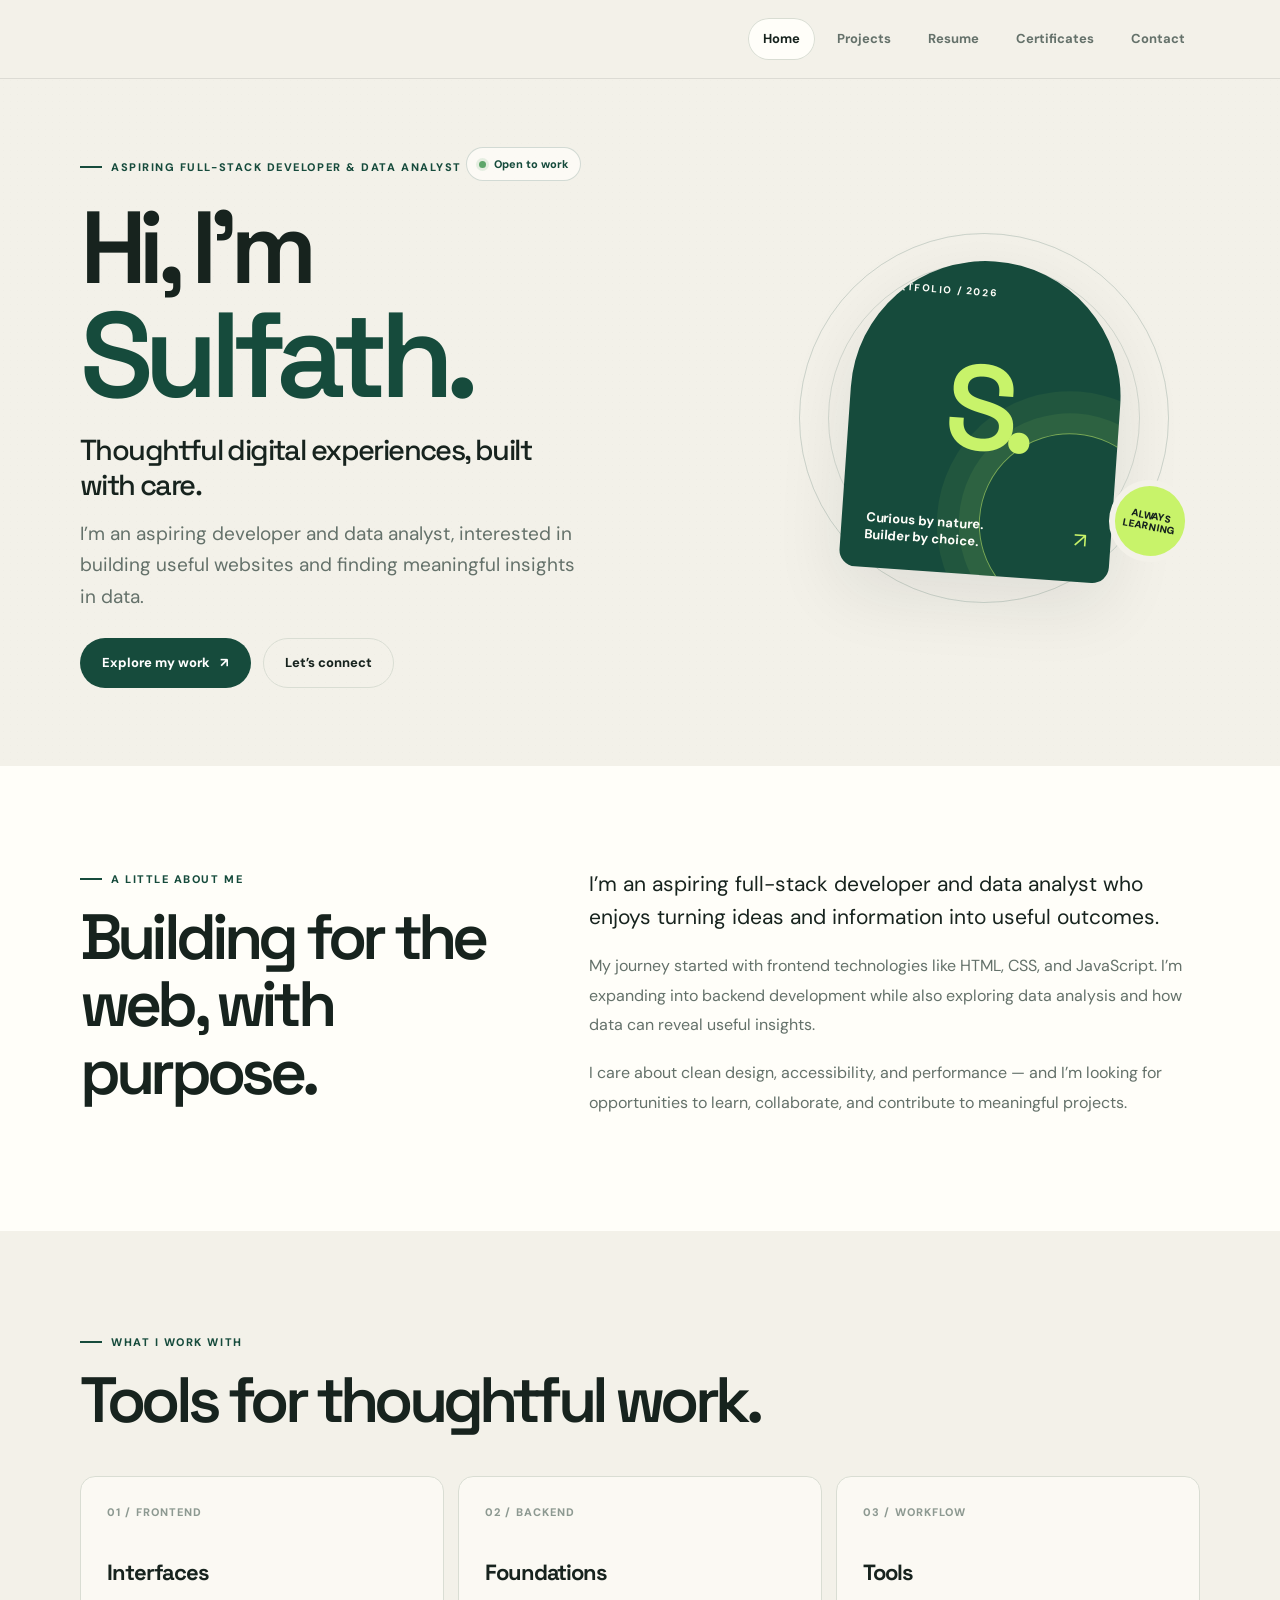
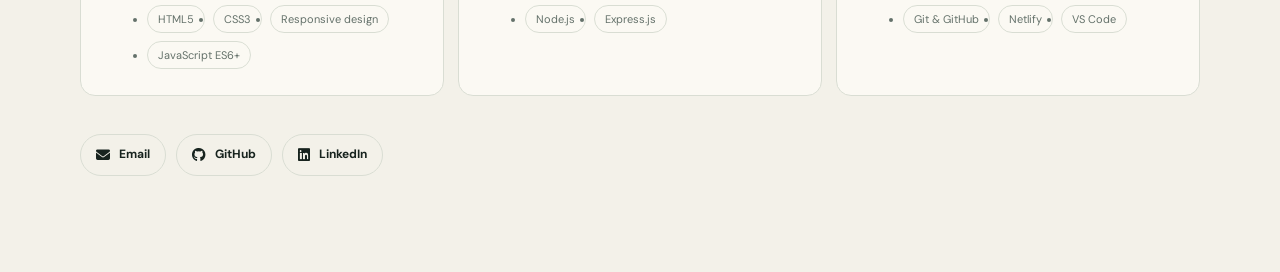
<file: index.html>
<!DOCTYPE html>
<html lang="en">
<head>
  <meta charset="UTF-8" />
  <meta name="viewport" content="width=device-width, initial-scale=1" />
  <title>Sulfath — Developer & Data Analyst</title>
  <meta name="description" content="Sulfath — aspiring full-stack developer and data analyst. Explore projects, skills, and contact." />
  <link rel="stylesheet" href="style.css" />
  <link rel="stylesheet" href="https://cdnjs.cloudflare.com/ajax/libs/font-awesome/6.5.0/css/all.min.css">
  <link rel="preconnect" href="https://fonts.googleapis.com" />
  <link rel="preconnect" href="https://fonts.gstatic.com" crossorigin />
  <link href="https://fonts.googleapis.com/css2?family=DM+Sans:wght@400;500;600;700;800&family=Space+Grotesk:wght@400;500;600;700&display=swap" rel="stylesheet" />
</head>
<body>
 
  <a class="skip-link" href="#main">Skip to content</a>

  
  <header class="site-header">
    <nav class="nav container" aria-label="Primary">
      <button class="nav-toggle" type="button" aria-label="Open navigation menu" aria-expanded="false" aria-controls="nav-menu">
        <span class="hamburger"></span>
      </button>
      <ul id="nav-menu" class="nav-menu">
        <li><a href="index.html">Home</a></li>
        <li><a href="project.html">Projects</a></li>
        <li><a href="resume.html">Resume</a></li>
        <li><a href="certifications.html">Certificates</a></li>
        <li><a href="contact.html">Contact</a></li>
      </ul>
    </nav>
  </header>

  <main id="main">
    <section id="hero" class="hero">
      <div class="container hero-inner">
        <div class="hero-copy">
          <p class="eyebrow fade-in">Aspiring full-stack developer & data analyst</p>
          <span class="availability-pill"><span aria-hidden="true"></span> Open to work</span>
          <h1 class="fade-in">Hi, I’m <span class="hero-name">Sulfath.</span></h1>
          <h2 class="hero-tagline">Thoughtful digital experiences, built with care.</h2>
          <p class="fade-in delay">I’m an aspiring developer and data analyst, interested in building useful websites and finding meaningful insights in data.</p>
          <div class="hero-buttons fade-in delay2">
            <a href="project.html" class="btn primary">Explore my work <span aria-hidden="true">↗</span></a>
            <a href="contact.html" class="btn outline">Let’s connect</a>
          </div>
        </div>
        <div class="hero-visual" aria-label="Sulfath P C, aspiring full-stack developer and data analyst" role="img">
          <div class="visual-orbit"></div>
          <div class="visual-core">
            <span class="visual-label">Portfolio / 2026</span>
            <span class="visual-monogram">S.</span>
            <div class="visual-bottom"><strong>Curious by nature.<br>Builder by choice.</strong><span>↗</span></div>
          </div>
          <div class="visual-sticker">Always<br>learning</div>
        </div>
      </div>
    </section>

    <section id="about" class="section">
      <div class="container about-layout">
        <div class="section-heading">
          <p class="eyebrow">A little about me</p>
          <h2>Building for the web, with purpose.</h2>
        </div>
        <div class="about-copy">
          <p>I’m an aspiring full-stack developer and data analyst who enjoys turning ideas and information into useful outcomes.</p>
          <p>My journey started with frontend technologies like HTML, CSS, and JavaScript. I’m expanding into backend development while also exploring data analysis and how data can reveal useful insights.</p>
          <p>I care about clean design, accessibility, and performance — and I’m looking for opportunities to learn, collaborate, and contribute to meaningful projects.</p>
        </div>
      </div>
    </section>

    <section id="skills" class="section">
      <div class="container">
        <div class="section-heading">
          <p class="eyebrow">What I work with</p>
          <h2>Tools for thoughtful work.</h2>
        </div>
        <div class="skills-grid">
          <div class="skill-category">
            <span class="skill-number">01 / FRONTEND</span>
            <h3>Interfaces</h3>
            <ul><li>HTML5</li><li>CSS3</li><li>Responsive design</li><li>JavaScript ES6+</li></ul>
          </div>
          <div class="skill-category">
            <span class="skill-number">02 / BACKEND</span>
            <h3>Foundations</h3>
            <ul><li>Node.js</li><li>Express.js</li></ul>
          </div>
          <div class="skill-category">
            <span class="skill-number">03 / WORKFLOW</span>
            <h3>Tools</h3>
            <ul><li>Git & GitHub</li><li>Netlify</li><li>VS Code</li></ul>
          </div>
        </div>
        <div class="contact-links">
          <a href="mailto:sulfathsulfath31@gmail.com"><i class="fa-solid fa-envelope" aria-hidden="true"></i> Email</a>
          <a href="https://github.com/Sulfath786" target="_blank" rel="noreferrer"><i class="fa-brands fa-github" aria-hidden="true"></i> GitHub</a>
          <a href="https://www.linkedin.com/in/sulfath-p-c-835056376" target="_blank" rel="noreferrer"><i class="fa-brands fa-linkedin" aria-hidden="true"></i> LinkedIn</a>
        </div>
      </div>
    </section>

  </main>

  
  </footer>
<script src="script.js"></script>


</body>
</html>
</file>
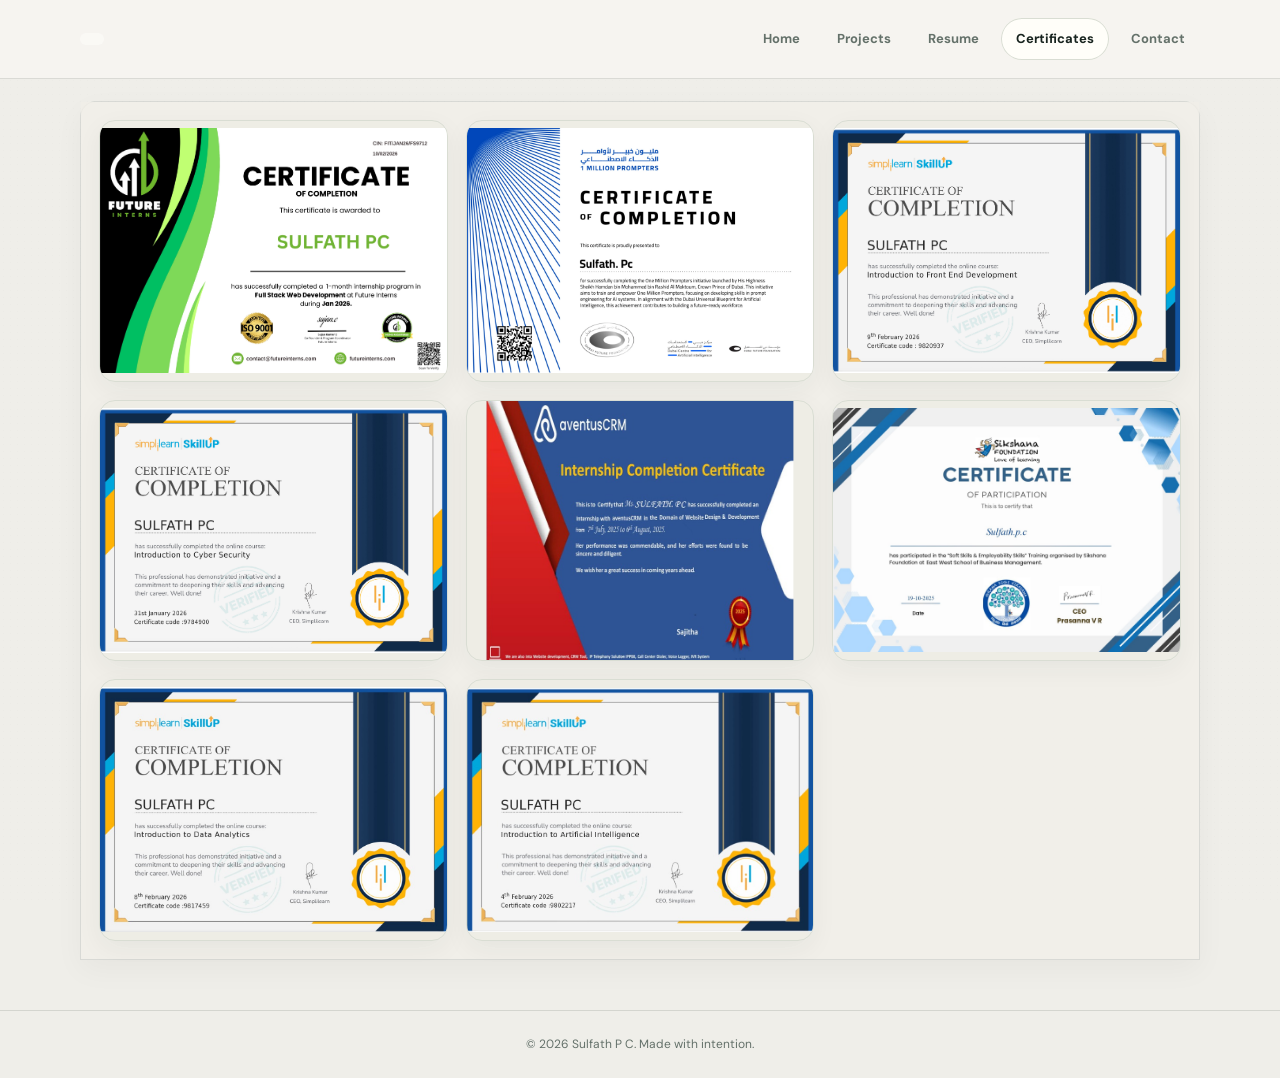
<file: certifications.html>
<!DOCTYPE html>
<html lang="en">
<head>
  <meta charset="UTF-8">
  <meta name="viewport" content="width=device-width, initial-scale=1">
  <title>Certificates — Sulfath</title>
  <meta name="description" content="A gallery of Sulfath's certificates.">
  <link rel="stylesheet" href="style.css">
  <link rel="preconnect" href="https://fonts.googleapis.com">
  <link rel="preconnect" href="https://fonts.gstatic.com" crossorigin>
  <link href="https://fonts.googleapis.com/css2?family=DM+Sans:wght@400;500;600;700;800&family=Space+Grotesk:wght@400;500;600;700&display=swap" rel="stylesheet">
</head>
<body class="certificates-page">
  <a class="skip-link" href="#main">Skip to content</a>

  <header class="site-header certificates-header">
    <div class="container certificates-topbar">
      <div class="title-pill" aria-label="Certificates page title">

      </div>
      <nav class="nav" aria-label="Primary">
        <button class="nav-toggle" type="button" aria-label="Open navigation menu" aria-expanded="false" aria-controls="nav-menu">
          <span class="hamburger"></span>
        </button>
        <ul id="nav-menu" class="nav-menu">
          <li><a href="index.html">Home</a></li>
          <li><a href="project.html">Projects</a></li>
          <li><a href="resume.html">Resume</a></li>
          <li><a href="certifications.html" class="active" aria-current="page">Certificates</a></li>
           <li><a href="contact.html">Contact</a></li>
        </ul>
      </nav>
    </div>
  </header>

  <main id="main" class="certificates-main">
    <div class="container certificates-shell">
      <div class="certificates-grid certificate-gallery" aria-label="Certificate gallery">
        <a class="certificate-card" href="certificates/certificate-1.jpg" target="_blank" rel="noreferrer" aria-label="Open certificate image 1">
          <img src="certificates/certificate-1.jpg" alt="Certificate 1" loading="lazy">
          <span class="certificate-placeholder-mark" aria-hidden="true">01</span>
        </a>
        <a class="certificate-card" href="certificates/certificate-2.webp" target="_blank" rel="noreferrer" aria-label="Open certificate image 2">
          <img src="certificates/certificate-2.webp" alt="Certificate 2" loading="lazy">
          <span class="certificate-placeholder-mark" aria-hidden="true">02</span>
        </a>
        <a class="certificate-card" href="certificates/certificate-3.jpg" target="_blank" rel="noreferrer" aria-label="Open certificate image 3">
          <img src="certificates/certificate-3.jpg" alt="Certificate 3" loading="lazy">
          <span class="certificate-placeholder-mark" aria-hidden="true">03</span>
        </a>
        <a class="certificate-card" href="certificates/certificate-4.jpg" target="_blank" rel="noreferrer" aria-label="Open certificate image 4">
          <img src="certificates/certificate-4.jpg" alt="Certificate 4" loading="lazy">
          <span class="certificate-placeholder-mark" aria-hidden="true">04</span>
        </a>
        <a class="certificate-card certificate-card--wide" href="certificates/certificate-5.jpeg" target="_blank" rel="noreferrer" aria-label="Open certificate image 5">
          <img src="certificates/certificate-5.jpeg" alt="Certificate 5" loading="lazy">
          <span class="certificate-placeholder-mark" aria-hidden="true">05</span>
        </a>
        <a class="certificate-card" href="certificates/certificate-6.jpeg" target="_blank" rel="noreferrer" aria-label="Open certificate image 6">
          <img src="certificates/certificate-6.jpeg" alt="Certificate 6" loading="lazy">
          <span class="certificate-placeholder-mark" aria-hidden="true">06</span>
        </a>
        <a class="certificate-card" href="certificates/certificate-7.jpeg" target="_blank" rel="noreferrer" aria-label="Open certificate image 7">
          <img src="certificates/certificate-7.jpeg" alt="Certificate 7" loading="lazy">
          <span class="certificate-placeholder-mark" aria-hidden="true">07</span>
        </a>
        <a class="certificate-card" href="certificates/certificate-8.jpeg" target="_blank" rel="noreferrer" aria-label="Open certificate image 8">
          <img src="certificates/certificate-8.jpeg" alt="Certificate 8" loading="lazy">
          <span class="certificate-placeholder-mark" aria-hidden="true">08</span>
        </a>
      </div>
    </div>
  </main>

  <footer class="site-footer">
    <div class="container"><p>© <span id="year"></span> Sulfath P C. Made with intention.</p></div>
  </footer>
  <script src="script.js"></script>
  <script>
    document.querySelectorAll(".certificate-card img").forEach((image) => {
      const card = image.closest(".certificate-card");
      const showImage = () => card.classList.add("has-image");
      image.addEventListener("load", showImage);
      image.addEventListener("error", () => card.classList.add("image-missing"));
      if (image.complete && image.naturalWidth > 0) showImage();
    });
  </script>
</body>
</html>
</file>
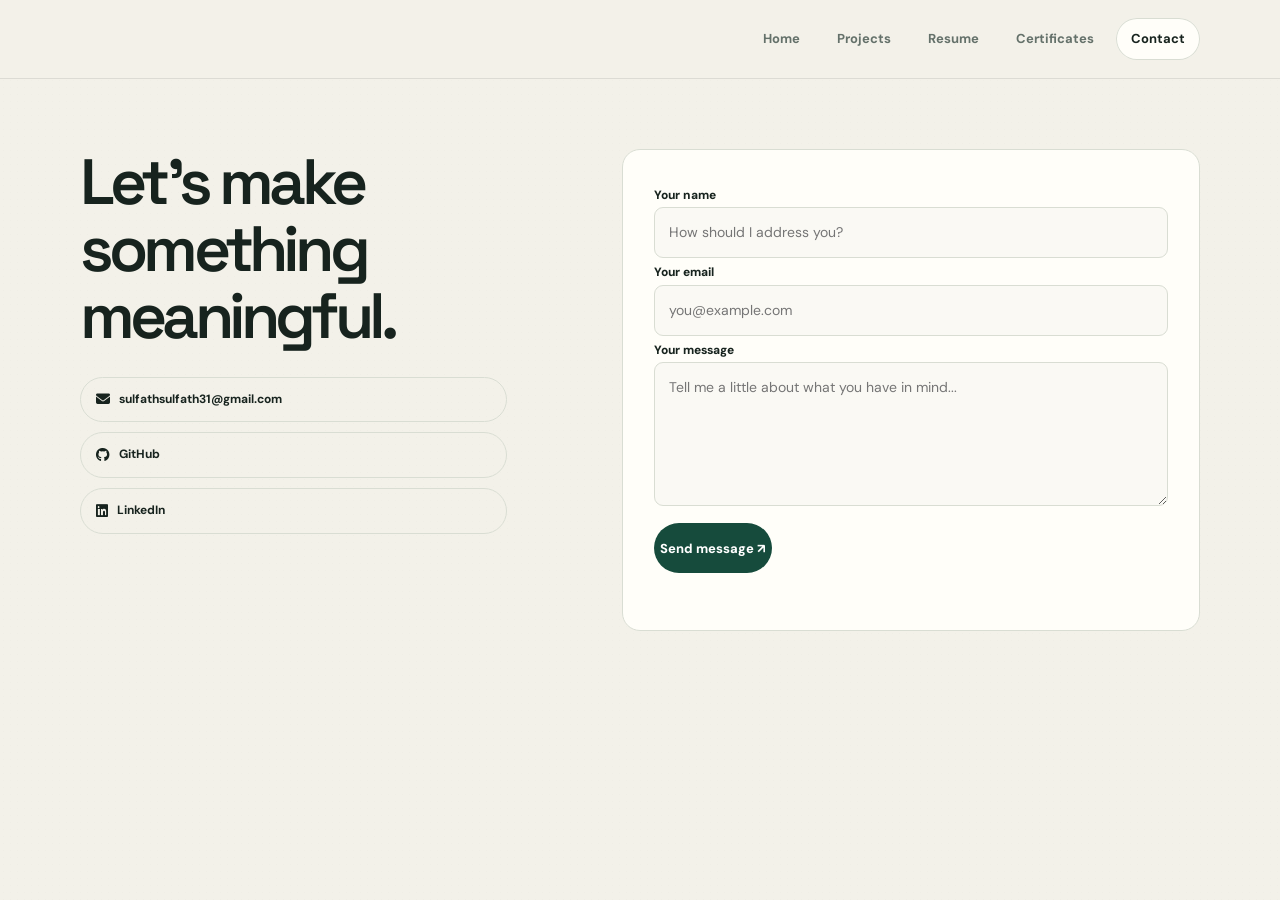
<file: contact.html>
<!DOCTYPE html>
<html lang="en">
<head>
  <meta charset="UTF-8">
  <meta name="viewport" content="width=device-width, initial-scale=1" />
  <title>Say Hello — Sulfath</title>
  <link rel="stylesheet" href="style.css">
  <link rel="stylesheet" href="https://cdnjs.cloudflare.com/ajax/libs/font-awesome/6.5.0/css/all.min.css">
  <link rel="preconnect" href="https://fonts.googleapis.com" />
  <link rel="preconnect" href="https://fonts.gstatic.com" crossorigin />
  <link href="https://fonts.googleapis.com/css2?family=DM+Sans:wght@400;500;600;700;800&family=Space+Grotesk:wght@400;500;600;700&display=swap" rel="stylesheet" />
</head>
<body>
  
  <header class="site-header">
    <nav class="nav container" aria-label="Primary">
      <button class="nav-toggle" type="button" aria-label="Open navigation menu" aria-expanded="false" aria-controls="nav-menu">
        <span class="hamburger"></span>
      </button>
      <ul id="nav-menu" class="nav-menu">
        <li><a href="index.html">Home</a></li>
        <li><a href="project.html">Projects</a></li>
        <li><a href="resume.html">Resume</a></li>
        <li><a href="certifications.html">Certificates</a></li>
        <li><a href="contact.html" class="active">Contact</a></li>
      </ul>
    </nav>
  </header>

  <main id="main">
   <section id="contact" class="contact-card">
    <div class="contact-layout">
     <div class="contact-intro">
      <div class="section-heading">
      
        <h1>Let’s make something meaningful.</h1>
      </div>
      <div class="contact-links">
        <a href="mailto:sulfathsulfath31@gmail.com"><i class="fa-solid fa-envelope" aria-hidden="true"></i> sulfathsulfath31@gmail.com</a>
        <a href="https://github.com/Sulfath786" target="_blank" rel="noreferrer"><i class="fa-brands fa-github" aria-hidden="true"></i> GitHub</a>
        <a href="https://www.linkedin.com/in/sulfath-p-c-835056376" target="_blank" rel="noreferrer"><i class="fa-brands fa-linkedin" aria-hidden="true"></i> LinkedIn</a>
      </div>
     </div>
      <form id="contact-form" name="contact" method="POST" netlify action="/thank-you.html" class="contact-form">
        <input type="hidden" name="form-name" value="contact">
        <label for="name">Your name</label>
        <input id="name" name="name" type="text" autocomplete="name" placeholder="How should I address you?" required>

        <label for="email">Your email</label>
        <input type="email" id="email" name="email" autocomplete="email" placeholder="you@example.com" required>

        <label for="message">Your message</label>
        <textarea id="message" name="message" rows="5" placeholder="Tell me a little about what you have in mind..." required></textarea>

        <button type="submit">Send message <span aria-hidden="true">↗</span></button>
        <p id="form-status" class="form-status" aria-live="polite"></p>
      </form>
    </section>
  </main>

 
  <script src="script.js"></script>

</body>
</html>
</file>
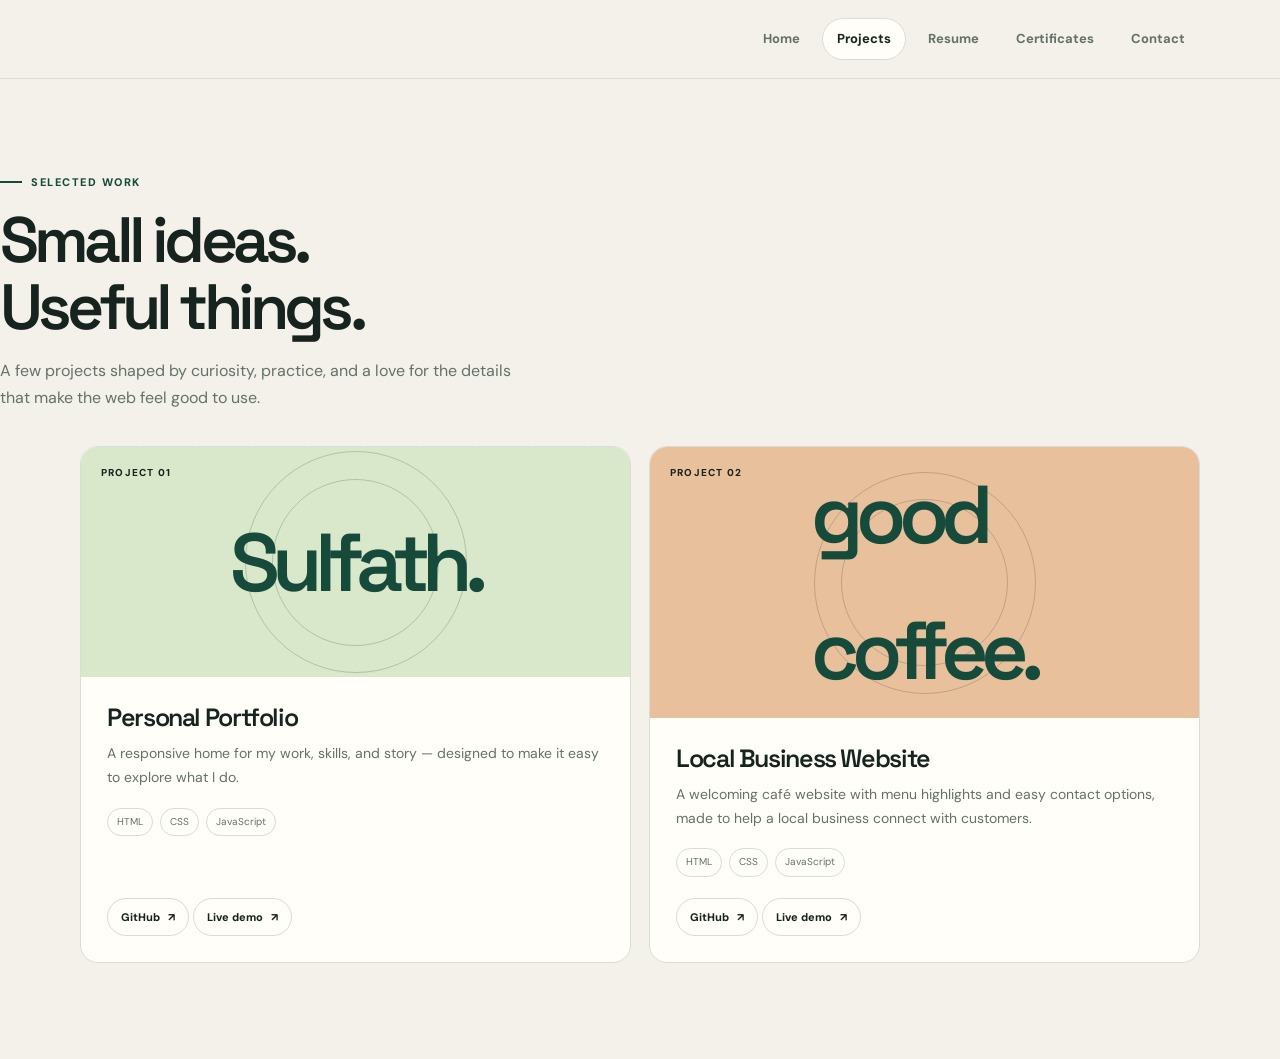
<file: project.html>
<!DOCTYPE html>
<html lang="en">
<head>
  <meta charset="UTF-8" />
  <meta name="viewport" content="width=device-width, initial-scale=1" />
  <title>Selected Projects — Sulfath</title>
  <link rel="stylesheet" href="style.css" />
  <link rel="preconnect" href="https://fonts.googleapis.com" />
  <link rel="preconnect" href="https://fonts.gstatic.com" crossorigin />
  <link href="https://fonts.googleapis.com/css2?family=DM+Sans:wght@400;500;600;700;800&family=Space+Grotesk:wght@400;500;600;700&display=swap" rel="stylesheet" />
</head>
<body>
  
  <header class="site-header">
    <nav class="nav container" aria-label="Primary">
      <button class="nav-toggle" type="button" aria-label="Open navigation menu" aria-expanded="false" aria-controls="nav-menu">
        <span class="hamburger"></span>
      </button>
      <ul id="nav-menu" class="nav-menu">
        <li><a href="index.html">Home</a></li>
        <li><a href="project.html">Projects</a></li>
        <li><a href="resume.html">Resume</a></li>
        <li><a href="certifications.html">Certificates</a></li>
        <li><a href="contact.html">Contact</a></li>
      </ul>
    </nav>
  </header>

  <main id="main">
   <section class="page-intro">
    <div class="container section-heading">
      <p class="eyebrow">Selected work</p>
      <h1 class="section-title">Small ideas.<br>Useful things.</h1>
      <p>A few projects shaped by curiosity, practice, and a love for the details that make the web feel good to use.</p>
    </div>
   </section>
   <section id="projects" class="section">
    <div class="container">
    <div class="projects-container">
      <article class="project-card">
        <div class="project-art">
          <span class="project-index">PROJECT 01</span>
          <span class="project-art-mark">Sulfath.</span>
        </div>
        <div class="project-card-content">
          <h2>Personal Portfolio</h2>
          <p>A responsive home for my work, skills, and story — designed to make it easy to explore what I do.</p>
          <div class="tech-tags"><span class="tag">HTML</span><span class="tag">CSS</span><span class="tag">JavaScript</span></div>
          <div class="project-links">
            <a href="https://github.com/Sulfath786/Sulfath_Portfolio" target="_blank" rel="noreferrer">GitHub <span aria-hidden="true">↗</span></a>
            <a href="https://sulfath786.github.io/Sulfath_Portfolio/" target="_blank" rel="noreferrer">Live demo <span aria-hidden="true">↗</span></a>
          </div>
        </div>
      </article>

      <article class="project-card">
        <div class="project-art project-art--cafe">
          <span class="project-index">PROJECT 02</span>
          <span class="project-art-mark">good<br>coffee.</span>
        </div>
        <div class="project-card-content">
          <h2>Local Business Website</h2>
          <p>A welcoming café website with menu highlights and easy contact options, made to help a local business connect with customers.</p>
          <div class="tech-tags"><span class="tag">HTML</span><span class="tag">CSS</span><span class="tag">JavaScript</span></div>
          <div class="project-links">
            <a href="https://github.com/Sulfath786/FUTURE_FS_03" target="_blank" rel="noreferrer">GitHub <span aria-hidden="true">↗</span></a>
            <a href="https://sulfath786.github.io/FUTURE_FS_03/" target="_blank" rel="noreferrer">Live demo <span aria-hidden="true">↗</span></a>
          </div>
        </div>
      </article>
    </div>
    </div>
   </section>
  </main>

<script src="script.js"></script>
</body>
</html>
</file>
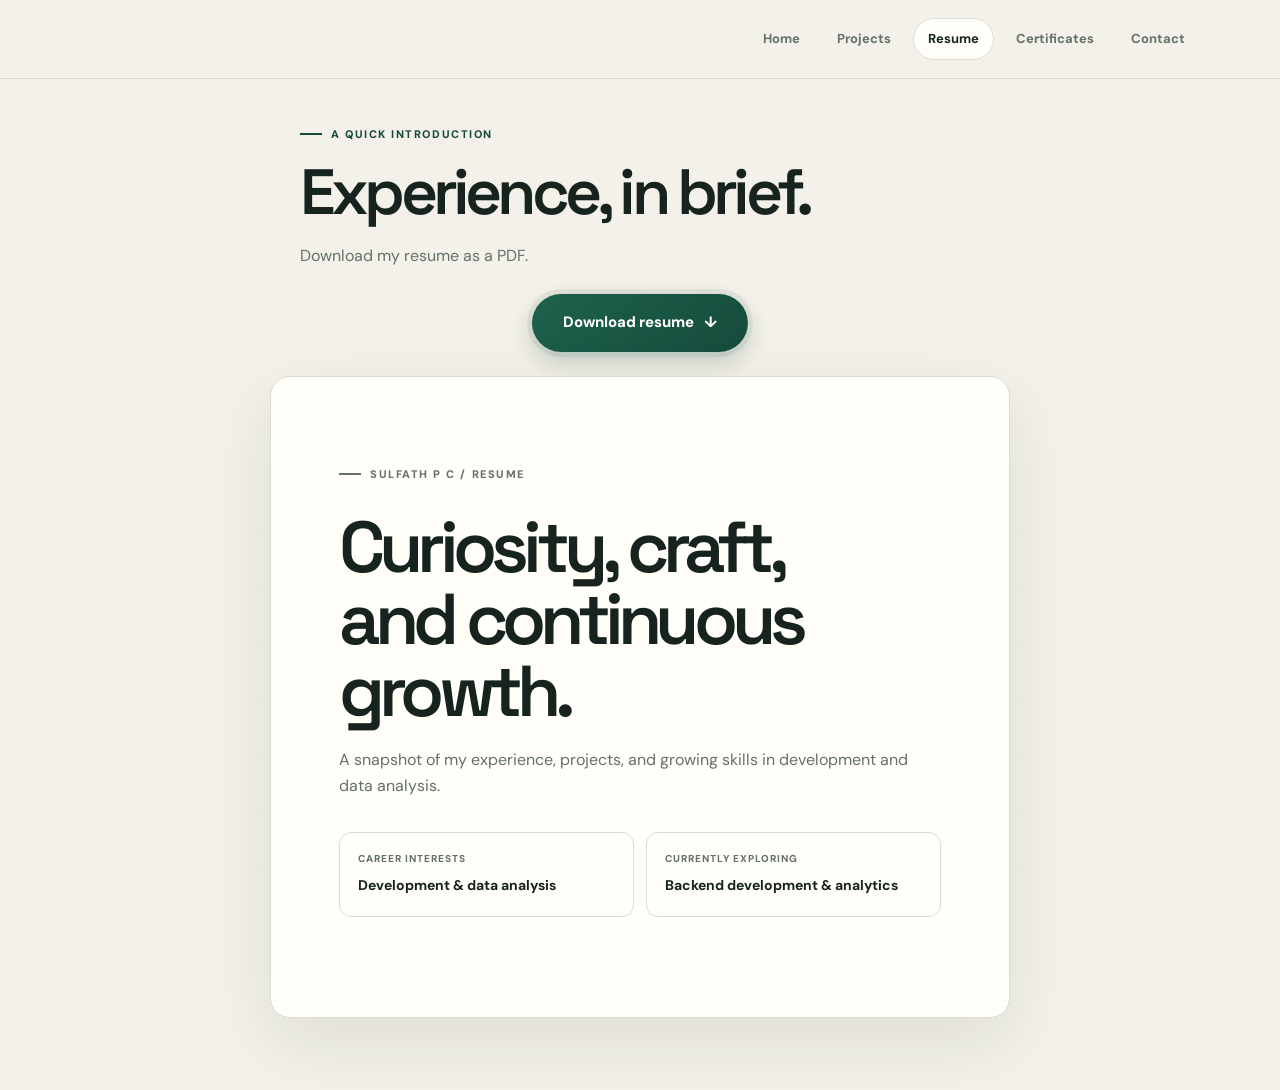
<file: resume.html>
<!DOCTYPE html>
<html lang="en">
<head>
  <meta charset="UTF-8" />
  <meta name="viewport" content="width=device-width, initial-scale=1" />
  <title>Resume — Sulfath</title>
  <link rel="stylesheet" href="style.css" />
  <link rel="preconnect" href="https://fonts.googleapis.com" />
  <link rel="preconnect" href="https://fonts.gstatic.com" crossorigin />
  <link href="https://fonts.googleapis.com/css2?family=DM+Sans:wght@400;500;600;700;800&family=Space+Grotesk:wght@400;500;600;700&display=swap" rel="stylesheet" />
</head>
<body class="resume-page">
 
  <header class="site-header">
    <nav class="nav container" aria-label="Primary">
      <button class="nav-toggle" type="button" aria-label="Open navigation menu" aria-expanded="false" aria-controls="nav-menu">
        <span class="hamburger"></span>
      </button>
      <ul id="nav-menu" class="nav-menu">
        <li><a href="index.html">Home</a></li>
        <li><a href="project.html">Projects</a></li>
        <li><a href="resume.html" class="active" aria-current="page">Resume</a></li>
        <li><a href="certifications.html">Certificates</a></li>
        <li><a href="contact.html">Contact</a></li>
      </ul>
    </nav>
  </header>

  <main id="main">
   <section class="page-intro">
    <div class="container section-heading">
      <p class="eyebrow">A quick introduction</p>
      <h1 class="section-title">Experience, in brief.</h1>
      <p>Download my resume as a PDF.</p>
      <a href="sulfath.pc.resume.pdf" class="btn primary resume-download-top" download>Download resume <span aria-hidden="true">↓</span></a>
    </div>
   </section>
   <section id="resume" class="section resume-section">
    <div class="container">
     <div class="resume-card">
      <p class="eyebrow">Sulfath P C / Resume</p>
      <h2>Curiosity, craft,<br>and continuous growth.</h2>
      <p>A snapshot of my experience, projects, and growing skills in development and data analysis.</p>
      <div class="resume-details">
        <div class="resume-detail"><span>Career interests</span><strong>Development & data analysis</strong></div>
        <div class="resume-detail"><span>Currently exploring</span><strong>Backend development & analytics</strong></div>
      </div>
     </div>
    </div>
   </section>
  </main>
  
<script src="script.js"></script>
</body>
</html>
</file>
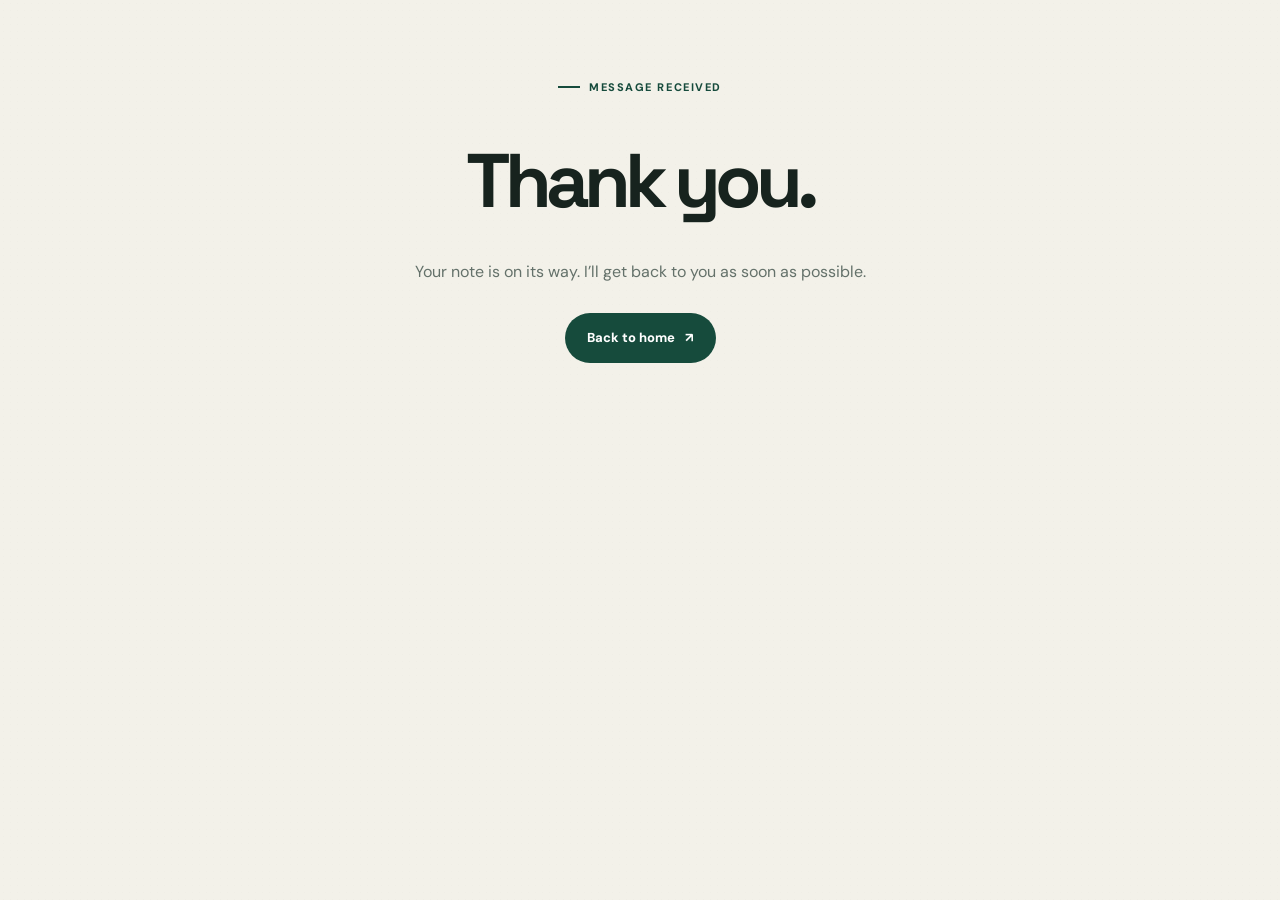
<file: thank-you.html>
<!DOCTYPE html>
<html lang="en">
<head>
  <meta charset="UTF-8">
  <meta name="viewport" content="width=device-width, initial-scale=1" />
  <title>Thanks for reaching out — Sulfath</title>
  <link rel="stylesheet" href="style.css">
  <link rel="preconnect" href="https://fonts.googleapis.com">
  <link rel="preconnect" href="https://fonts.gstatic.com" crossorigin>
  <link href="https://fonts.googleapis.com/css2?family=DM+Sans:wght@400;500;600;700;800&family=Space+Grotesk:wght@400;500;600;700&display=swap" rel="stylesheet">
</head>
<body>
  <main class="thank-you-card fade-in">
    <p class="eyebrow">Message received</p>
    <h1>Thank you.</h1>
    <p class="thank-text">Your note is on its way. I’ll get back to you as soon as possible.</p>
    <a href="index.html" class="btn primary">Back to home <span aria-hidden="true">↗</span></a>
  </main>
</body>
</html>
</file>
<file: style.css>
:root {
  color-scheme: light;
  --paper: #f3f1e9;
  --surface: #fffef9;
  --ink: #17231e;
  --muted: #64716a;
  --line: #d9ddd3;
  --green: #164b3c;
  --lime: #c8f36a;
  --shadow: 0 24px 70px rgba(23, 35, 30, .09);
}

* {
  box-sizing: border-box;
}

html {
  min-height: 100%;
  scroll-behavior: smooth;
}

body {
  min-height: 100vh;
  margin: 0;
  display: flex;
  flex-direction: column;
  background: var(--paper);
  color: var(--ink);
  font-family: "DM Sans", Inter, system-ui, -apple-system, "Segoe UI", sans-serif;
  font-size: 16px;
  line-height: 1.65;
  -webkit-font-smoothing: antialiased;
}

body::before {
  position: fixed;
  z-index: -1;
  inset: 0;
  background-image: radial-gradient(rgba(23, 35, 30, .09) .65px, transparent .65px);
  background-size: 7px 7px;
  content: "";
  opacity: .14;
  pointer-events: none;
}

a {
  color: inherit;
  text-decoration: none;
}

button,
input,
textarea {
  font: inherit;
}

button,
a,
input,
textarea {
  -webkit-tap-highlight-color: transparent;
}

a:focus-visible,
button:focus-visible,
input:focus-visible,
textarea:focus-visible {
  outline: 3px solid #6b9b34;
  outline-offset: 4px;
}

[hidden] {
  display: none !important;
}

.container {
  width: min(1120px, calc(100% - 48px));
  margin: 0 auto;
}

.skip-link {
  position: fixed;
  z-index: 100;
  top: 12px;
  left: 12px;
  padding: 10px 16px;
  transform: translateY(-160%);
  border-radius: 999px;
  background: var(--lime);
  color: var(--ink);
  font-weight: 700;
}

.skip-link:focus {
  transform: translateY(0);
}

.site-header {
  position: sticky;
  z-index: 20;
  top: 0;
  border-bottom: 1px solid rgba(23, 35, 30, .1);
  background: rgba(243, 241, 233, .9);
  backdrop-filter: blur(18px);
}

.nav {
  min-height: 78px;
  display: flex;
  align-items: center;
  justify-content: flex-end;
  gap: 24px;
}

.nav-menu {
  display: flex;
  align-items: center;
  gap: 7px;
  margin: 0;
  padding: 0;
  list-style: none;
}

.nav-menu a {
  display: inline-flex;
  align-items: center;
  min-height: 42px;
  padding: 0 15px;
  border-radius: 999px;
  color: var(--muted);
  font-size: 13px;
  font-weight: 700;
  transition: background .2s ease, color .2s ease;
}

.nav-menu a:hover,
.nav-menu a.active {
  background: var(--surface);
  color: var(--ink);
}

.nav-menu a.active {
  box-shadow: inset 0 0 0 1px var(--line);
}

.nav-toggle {
  width: 44px;
  height: 44px;
  display: none;
  align-items: center;
  justify-content: center;
  border: 1px solid var(--line);
  border-radius: 50%;
  background: var(--surface);
  cursor: pointer;
}

.hamburger,
.hamburger::before,
.hamburger::after {
  width: 17px;
  height: 2px;
  display: block;
  border-radius: 2px;
  background: var(--ink);
}

.hamburger {
  position: relative;
}

.hamburger::before,
.hamburger::after {
  position: absolute;
  left: 0;
  content: "";
}

.hamburger::before {
  top: -6px;
}

.hamburger::after {
  top: 6px;
}

main {
  flex: 1;
}

.hero {
  min-height: 650px;
  display: flex;
  align-items: center;
  padding: 68px 0 78px;
}

.hero-inner {
  display: grid;
  grid-template-columns: minmax(0, 1.15fr) minmax(300px, .85fr);
  align-items: center;
  gap: clamp(40px, 8vw, 110px);
}

.eyebrow {
  display: inline-flex;
  align-items: center;
  gap: 9px;
  margin: 0 0 22px;
  color: var(--green);
  font-size: 11px;
  font-weight: 800;
  letter-spacing: .14em;
  text-transform: uppercase;
}

.eyebrow::before {
  width: 22px;
  height: 2px;
  background: currentColor;
  content: "";
}

.hero h1 {
  max-width: 720px;
  margin: 0;
  font-family: "Space Grotesk", "DM Sans", sans-serif;
  font-size: clamp(3.5rem, 8vw, 7rem);
  font-weight: 600;
  letter-spacing: -.085em;
  line-height: .96;
}

.hero h1 span {
  color: var(--green);
}

.hero h1 .hero-name {
  display: block;
  font-size: 1.18em;
}

.hero-tagline {
  max-width: 500px;
  margin: 20px 0 0;
  font-family: "Space Grotesk", "DM Sans", sans-serif;
  font-size: clamp(20px, 2.7vw, 29px);
  font-weight: 500;
  letter-spacing: -.055em;
  line-height: 1.2;
}

.hero-copy > p:not(.eyebrow) {
  max-width: 510px;
  margin: 15px 0 26px;
  color: var(--muted);
  font-size: clamp(16px, 1.8vw, 19px);
}

.availability-pill {
  display: inline-flex;
  align-items: center;
  gap: 8px;
  margin: 0 0 18px;
  padding: 7px 12px;
  border: 1px solid rgba(22, 75, 60, .18);
  border-radius: 999px;
  background: rgba(255, 254, 249, .7);
  color: var(--green);
  font-size: 11px;
  font-weight: 800;
}

.availability-pill span {
  width: 7px;
  height: 7px;
  border-radius: 50%;
  background: #5da66a;
  box-shadow: 0 0 0 3px rgba(93, 166, 106, .14);
}

.hero-buttons {
  display: flex;
  flex-wrap: wrap;
  gap: 12px;
}

.btn {
  min-height: 50px;
  display: inline-flex;
  align-items: center;
  justify-content: center;
  gap: 10px;
  padding: 0 21px;
  border: 1px solid transparent;
  border-radius: 999px;
  font-size: 13px;
  font-weight: 800;
  transition: transform .2s ease, background .2s ease, border-color .2s ease;
}

.btn:hover {
  transform: translateY(-2px);
}

.btn.primary {
  background: var(--green);
  color: white;
  box-shadow: none;
}

.btn.primary:hover {
  background: #0e382c;
  color: white;
  box-shadow: none;
}

.btn.outline {
  border-color: var(--line);
  background: transparent;
  color: var(--ink);
}

.btn.outline:hover {
  border-color: var(--ink);
  background: var(--surface);
}

.hero-visual {
  position: relative;
  min-height: 390px;
  display: grid;
  place-items: center;
}

.visual-orbit {
  position: absolute;
  width: min(100%, 370px);
  aspect-ratio: 1;
  border: 1px solid rgba(22, 75, 60, .18);
  border-radius: 50%;
}

.visual-orbit::before,
.visual-orbit::after {
  position: absolute;
  inset: 28px;
  border: 1px solid rgba(22, 75, 60, .14);
  border-radius: 50%;
  content: "";
}

.visual-orbit::after {
  inset: 58px;
}

.visual-core {
  position: relative;
  width: min(74%, 270px);
  aspect-ratio: .86;
  display: flex;
  flex-direction: column;
  justify-content: space-between;
  overflow: hidden;
  padding: 24px;
  transform: rotate(4deg);
  border-radius: 180px 180px 22px 22px;
  background: var(--green);
  color: var(--surface);
  box-shadow: var(--shadow);
}

.visual-core::before {
  position: absolute;
  right: -49px;
  bottom: -34px;
  width: 180px;
  height: 180px;
  border: 1px solid rgba(200, 243, 106, .55);
  border-radius: 50%;
  box-shadow: 0 0 0 20px rgba(200, 243, 106, .07), 0 0 0 42px rgba(200, 243, 106, .06);
  content: "";
}

.visual-label {
  position: relative;
  z-index: 1;
  font-size: 10px;
  font-weight: 700;
  letter-spacing: .16em;
  text-transform: uppercase;
}

.visual-monogram {
  position: relative;
  z-index: 1;
  align-self: center;
  color: var(--lime);
  font-family: "Space Grotesk", sans-serif;
  font-size: clamp(72px, 11vw, 120px);
  font-weight: 600;
  letter-spacing: -.12em;
  line-height: 1;
}

.visual-bottom {
  position: relative;
  z-index: 1;
  display: flex;
  align-items: end;
  justify-content: space-between;
  gap: 10px;
}

.visual-bottom strong {
  max-width: 130px;
  font-size: 13px;
  line-height: 1.35;
}

.visual-bottom span {
  color: var(--lime);
  font-size: 21px;
}

.visual-sticker {
  position: absolute;
  z-index: 2;
  right: 2%;
  bottom: 13%;
  width: 82px;
  height: 82px;
  display: grid;
  place-items: center;
  transform: rotate(11deg);
  border: 6px solid var(--paper);
  border-radius: 50%;
  background: var(--lime);
  color: var(--ink);
  font-size: 10px;
  font-weight: 900;
  line-height: 1.1;
  text-align: center;
  text-transform: uppercase;
}

.section {
  padding: 96px 0;
}

.section h2,
.section-heading h1,
.section-heading h2,
.section-title {
  margin: 0;
  color: var(--ink);
  font-family: "Space Grotesk", "DM Sans", sans-serif;
  font-size: clamp(2.4rem, 5vw, 4.2rem);
  font-weight: 600;
  letter-spacing: -.075em;
  line-height: 1.05;
  text-align: left;
}

.section-heading {
  max-width: 680px;
  margin-bottom: 42px;
}

.section-heading .eyebrow {
  margin-bottom: 16px;
}

.section-heading > p:not(.eyebrow) {
  max-width: 540px;
  margin: 17px 0 0;
  color: var(--muted);
}

#about {
  background: var(--surface);
}

.about-layout {
  display: grid;
  grid-template-columns: .8fr 1.2fr;
  gap: clamp(35px, 8vw, 110px);
  align-items: start;
}

#about .section-heading {
  margin: 0;
}

.about-copy {
  padding-top: 6px;
}

#about .about-copy p {
  max-width: 650px;
  margin: 0 0 18px;
  color: var(--muted);
  font-size: 16px;
  line-height: 1.85;
}

.about-copy p:first-child {
  color: var(--ink) !important;
  font-size: 21px !important;
  line-height: 1.55 !important;
}

.about-note {
  display: flex;
  align-items: center;
  gap: 12px;
  margin-top: 29px;
  color: var(--green);
  font-size: 12px;
  font-weight: 800;
  letter-spacing: .04em;
}

.about-note::before {
  width: 31px;
  height: 31px;
  display: grid;
  place-items: center;
  border-radius: 50%;
  background: var(--lime);
  content: "↗";
  font-size: 15px;
}

#skills {
  padding-top: 94px;
}

.skills-grid {
  display: grid;
  grid-template-columns: repeat(3, minmax(0, 1fr));
  gap: 14px;
  margin-top: 0;
}

.skill-category {
  min-height: 220px;
  padding: 26px;
  border: 1px solid var(--line);
  border-radius: 15px;
  background: rgba(255, 254, 249, .62);
  box-shadow: none;
}

.skill-number {
  display: block;
  margin-bottom: 32px;
  color: #8d9991;
  font-size: 11px;
  font-weight: 800;
  letter-spacing: .1em;
}

.skill-category h3 {
  margin: 0;
  color: var(--ink);
  font-family: "Space Grotesk", sans-serif;
  font-size: 22px;
  letter-spacing: -.05em;
}

.skill-category ul {
  display: flex;
  flex-wrap: wrap;
  gap: 8px;
  margin: 15px 0 0;
}

.skill-category li {
  margin: 0;
  padding: 6px 10px;
  border: 1px solid var(--line);
  border-radius: 999px;
  color: var(--muted);
  font-size: 11px;
  line-height: 1.3;
}

#skills .contact-links {
  justify-content: flex-start;
  margin-top: 38px;
}

.contact-links {
  display: flex;
  flex-wrap: wrap;
  align-items: center;
  gap: 10px;
  margin-top: 26px;
}

.contact-links a {
  display: inline-flex;
  align-items: center;
  gap: 9px;
  padding: 10px 15px;
  border: 1px solid var(--line);
  border-radius: 999px;
  background: transparent;
  color: var(--ink);
  font-size: 12px;
  font-weight: 700;
  transition: background .2s ease, color .2s ease, border-color .2s ease;
}

.contact-links a:hover {
  border-color: var(--green);
  background: var(--green);
  color: white;
}

.contact-links i {
  margin: 0;
  font-size: 14px;
}

.page-intro {
  padding: 86px 0 35px;
}

.page-intro .section-heading {
  margin: 0;
}

.certificates-page {
  background: #efeee9;
}

.certificates-header {
  border-bottom: 1px solid rgba(23, 35, 30, .12);
  background: rgba(247, 245, 240, .92);
}

.certificates-topbar {
  display: flex;
  align-items: center;
  justify-content: space-between;
  gap: 18px;
  min-height: 58px;
}

.title-pill {
  display: inline-flex;
  align-items: center;
  gap: 8px;
  padding: 6px 12px;
  border-radius: 999px;
  background: rgba(255, 255, 255, .4);
  color: #2b312f;
  font-size: 16px;
  font-weight: 600;
}

.title-pill__icon {
  display: inline-grid;
  place-items: center;
  width: 18px;
  height: 18px;
  border: 1px solid rgba(23, 35, 30, .5);
  border-radius: 50%;
  font-size: 11px;
  line-height: 1;
}

.certificates-main {
  padding: 22px 0 50px;
}

.certificates-shell {
  border: 1px solid rgba(23, 35, 30, .12);
  border-radius: 16px 16px 0 0;
  background: rgba(255, 255, 255, .28);
  box-shadow: 0 10px 30px rgba(23, 35, 30, .04);
}

.browser-toolbar {
  display: flex;
  align-items: center;
  gap: 16px;
  padding: 14px 18px;
  border-bottom: 1px solid rgba(23, 35, 30, .12);
  background: rgba(255, 255, 255, .5);
}

.browser-toolbar__dots {
  display: flex;
  align-items: center;
  gap: 8px;
}

.dot {
  width: 12px;
  height: 12px;
  border-radius: 50%;
  display: inline-block;
}

.dot--red { background: #f06a67; }
.dot--yellow { background: #f6c36f; }
.dot--green { background: #61c757; }

.browser-toolbar__path {
  min-width: 0;
  flex: 1;
  padding: 0 14px;
  border: 1px solid rgba(23, 35, 30, .12);
  border-radius: 999px;
  background: rgba(255, 255, 255, .6);
  color: #5c665f;
  font-size: 12px;
  line-height: 1.8;
  white-space: nowrap;
  overflow: hidden;
  text-overflow: ellipsis;
}

.certificates-grid {
  display: grid;
  grid-template-columns: repeat(3, minmax(0, 1fr));
  gap: 18px;
  padding: 18px;
  background: rgba(240, 238, 232, .8);
}

.placeholder-card {
  border: 1px solid rgba(23, 35, 30, .08);
  border-radius: 12px;
  background: rgba(255, 255, 255, .18);
  box-shadow: inset 0 0 0 1px rgba(255, 255, 255, .18);
}

.placeholder-card--large {
  min-height: 420px;
}

.placeholder-card--small {
  min-height: 170px;
}

.certification-content {
  padding-top: 20px;
}

.certification-toolbar {
  display: flex;
  align-items: end;
  justify-content: space-between;
  gap: 20px;
}

.certification-toolbar {
  margin-bottom: 24px;
}

.certification-toolbar .eyebrow {
  margin-bottom: 10px;
}

.certification-toolbar h2 {
  margin: 0;
  font-family: "Space Grotesk", sans-serif;
  font-size: clamp(29px, 4vw, 42px);
  font-weight: 600;
  letter-spacing: -.07em;
  line-height: 1.1;
}

.certificate-count {
  margin: 0;
  padding: 8px 13px;
  border: 1px solid var(--line);
  border-radius: 999px;
  color: var(--muted);
  font-size: 11px;
  font-weight: 800;
  letter-spacing: .06em;
}

.certificate-upload-hint {
  margin: -7px 0 18px;
  color: var(--muted);
  font-size: 13px;
}

.certificate-upload-hint strong {
  color: var(--ink);
  font-weight: 700;
}

.certificate-gallery {
  display: grid;
  grid-template-columns: repeat(3, minmax(0, 1fr));
  align-items: stretch;
  gap: 18px;
}

.certificate-card {
  position: relative;
  min-width: 0;
  display: grid;
  aspect-ratio: 4 / 3;
  place-items: center;
  overflow: hidden;
  padding: 0;
  border: 1px solid var(--line);
  border-radius: 16px;
  background:
    radial-gradient(circle at 50% 50%, rgba(22, 75, 60, .08), transparent 58%),
    #eeede5;
  box-shadow: 0 8px 26px rgba(23, 35, 30, .05);
  transition: transform .2s ease, box-shadow .2s ease;
}

.certificate-card:hover {
  transform: translateY(-4px);
  box-shadow: var(--shadow);
}

.certificate-card img {
  position: absolute;
  inset: 0;
  width: 100%;
  height: 100%;
  border-radius: 0;
  object-fit: contain;
  opacity: 0;
  transition: opacity .2s ease;
}

.certificate-card.has-image img {
  opacity: 1;
}

.certificate-card--wide img {
  transform: scaleX(1.12);
}

.certificate-placeholder-mark {
  position: relative;
  z-index: 1;
  width: 43px;
  height: 43px;
  display: grid;
  place-items: center;
  border: 1px solid rgba(22, 75, 60, .22);
  border-radius: 50%;
  color: var(--green);
  font-size: 11px;
  font-weight: 700;
  letter-spacing: .08em;
}

.certificate-card.has-image .certificate-placeholder-mark {
  display: none;
}

.certificate-card-placeholder {
  border-style: dashed;
  box-shadow: none;
}

.certificate-card-placeholder:hover {
  transform: none;
  box-shadow: none;
}

.certificate-card.image-missing img {
  display: none;
}

#projects {
  padding-top: 0;
}

.projects-container {
  display: grid;
  grid-template-columns: repeat(2, minmax(0, 1fr));
  gap: 18px;
  margin-top: 0;
}

.project-card {
  min-height: 460px;
  display: flex;
  flex-direction: column;
  overflow: hidden;
  padding: 0;
  border: 1px solid var(--line);
  border-radius: 18px;
  background: var(--surface);
  box-shadow: none;
  transition: transform .25s ease, box-shadow .25s ease;
}

.project-card:hover {
  transform: translateY(-5px);
  box-shadow: var(--shadow);
}

.project-art {
  position: relative;
  min-height: 230px;
  display: grid;
  place-items: center;
  overflow: hidden;
  background: #d9e8ca;
}

.project-art::before,
.project-art::after {
  position: absolute;
  border: 1px solid rgba(23, 35, 30, .2);
  border-radius: 50%;
  content: "";
}

.project-art::before {
  width: 220px;
  height: 220px;
}

.project-art::after {
  width: 165px;
  height: 165px;
}

.project-art--cafe {
  background: #e8c19c;
}

.project-art-mark {
  position: relative;
  z-index: 1;
  color: var(--green);
  font-family: "Space Grotesk", sans-serif;
  font-size: clamp(46px, 7vw, 82px);
  font-weight: 600;
  letter-spacing: -.09em;
}

.project-index {
  position: absolute;
  top: 18px;
  left: 20px;
  z-index: 1;
  font-size: 10px;
  font-weight: 800;
  letter-spacing: .12em;
}

.project-card-content {
  display: flex;
  flex: 1;
  flex-direction: column;
  padding: 25px 26px 26px;
}

.project-card h3 {
  margin: 0;
  color: var(--ink);
  font-family: "Space Grotesk", sans-serif;
  font-size: 25px;
  font-weight: 600;
  letter-spacing: -.055em;
}

.project-card h2 {
  margin: 0;
  color: var(--ink);
  font-family: "Space Grotesk", sans-serif;
  font-size: 25px;
  font-weight: 600;
  letter-spacing: -.055em;
  line-height: 1.2;
  text-align: left;
}

.project-card p {
  margin: 10px 0 0;
  color: var(--muted);
  font-size: 14px;
  line-height: 1.7;
}

.tech-tags {
  display: flex;
  flex-wrap: wrap;
  gap: 7px;
  margin: 18px 0;
}

.tag {
  margin: 0;
  padding: 5px 9px;
  border: 1px solid var(--line);
  border-radius: 999px;
  background: transparent;
  color: var(--muted);
  font-size: 10px;
}

.project-links {
  gap: 9px;
  margin-top: auto;
  padding-top: 3px;
}

.project-links a {
  display: inline-flex;
  align-items: center;
  gap: 8px;
  padding: 9px 13px;
  border: 1px solid var(--line);
  border-radius: 999px;
  background: transparent;
  color: var(--ink);
  font-size: 11px;
  font-weight: 800;
}

.project-links a:hover {
  border-color: var(--green);
  background: var(--green);
  color: white;
}

.contact-card {
  width: min(1120px, calc(100% - 48px));
  margin: 70px auto 90px;
  padding: 0;
  border: 0;
  border-radius: 0;
  background: transparent;
  box-shadow: none;
  animation: none;
  opacity: 1;
}

.contact-layout {
  display: grid;
  grid-template-columns: .85fr 1.15fr;
  gap: clamp(40px, 9vw, 120px);
  align-items: start;
}

.contact-intro .section-heading {
  margin-bottom: 25px;
}

.contact-intro > p {
  max-width: 400px;
  color: var(--muted);
}

.contact-intro .contact-links {
  align-items: flex-start;
}

.contact-intro .contact-links a {
  width: 100%;
  justify-content: flex-start;
  padding: 12px 15px;
}

.contact-form {
  max-width: none;
  gap: 9px;
  margin: 0;
  padding: 31px;
  border: 1px solid var(--line);
  border-radius: 18px;
  background: var(--surface);
}

.contact-form label {
  margin-top: 8px;
  color: var(--ink);
  font-size: 12px;
  font-weight: 800;
}

.contact-form input,
.contact-form textarea {
  width: 100%;
  padding: 13px 14px;
  border: 1px solid var(--line);
  border-radius: 9px;
  background: #faf9f4;
  color: var(--ink);
  font-size: 14px;
}

.contact-form textarea {
  min-height: 140px;
  resize: vertical;
}

.contact-form input:focus,
.contact-form textarea:focus {
  border-color: var(--green);
  outline: 3px solid rgba(22, 75, 60, .1);
}

.contact-form button {
  min-height: 50px;
  margin-top: 9px;
  border: 0;
  border-radius: 999px;
  background: var(--green);
  color: white;
  font-size: 13px;
  font-weight: 800;
  cursor: pointer;
  transition: transform .2s ease, background .2s ease;
}

.contact-form button:hover {
  transform: translateY(-2px);
  background: #0e382c;
  color: white;
}

.form-status {
  display: block;
  min-height: 22px;
  margin: 4px 0 0;
  color: var(--green);
  font-size: 12px;
  font-weight: 700;
}

.resume-card {
  max-width: 740px;
  margin: 0 auto;
  padding: clamp(32px, 7vw, 68px);
  border: 1px solid var(--line);
  border-radius: 20px;
  background: var(--surface);
  box-shadow: var(--shadow);
  text-align: left;
}

.resume-section {
  display: flex;
  flex: 1;
  align-items: center;
  padding-top: 24px;
  padding-bottom: 72px;
}

.resume-page main {
  display: flex;
  flex-direction: column;
}

.resume-page .page-intro {
  padding-top: 38px;
  padding-bottom: 0;
}

.resume-page .page-intro .section-heading {
  margin-right: auto;
  margin-left: auto;
}

.resume-download-top {
  display: flex;
  width: max-content;
  min-height: 58px;
  margin: 24px auto 0 !important;
  padding: 0 30px;
  border: 1px solid rgba(22, 75, 60, .18) !important;
  background: linear-gradient(135deg, #1d624d, #164b3c) !important;
  box-shadow: 0 10px 24px rgba(22, 75, 60, .22), 0 0 0 5px rgba(22, 75, 60, .07) !important;
  font-size: 15px;
}

.resume-download-top:hover {
  box-shadow: 0 14px 30px rgba(22, 75, 60, .28), 0 0 0 6px rgba(22, 75, 60, .09) !important;
}

.resume-card h2 {
  margin: 0;
  font-family: "Space Grotesk", sans-serif;
  font-size: clamp(42px, 7vw, 72px);
  letter-spacing: -.08em;
  line-height: 1;
}

.resume-card p {
  margin: 20px 0 28px;
  color: var(--muted);
}

.resume-card .resume-details {
  display: grid;
  grid-template-columns: repeat(2, 1fr);
  gap: 12px;
  margin: 32px 0;
}

.resume-detail {
  padding: 18px;
  border: 1px solid var(--line);
  border-radius: 12px;
}

.resume-detail span {
  display: block;
  margin-bottom: 5px;
  color: var(--muted);
  font-size: 10px;
  font-weight: 800;
  letter-spacing: .1em;
  text-transform: uppercase;
}

.resume-detail strong {
  font-size: 14px;
}

.site-footer {
  width: 100%;
  margin-top: auto;
  padding: 24px 0;
  border-top: 1px solid rgba(23, 35, 30, .12);
  color: var(--muted);
  font-size: 12px;
  text-align: center;
}

.site-footer p {
  margin: 0;
}

.thank-you-card {
  width: min(740px, calc(100% - 48px));
  margin: auto;
  padding: 70px 20px;
  text-align: center;
}

.thank-you-card h1 {
  margin: 0;
  font-family: "Space Grotesk", sans-serif;
  font-size: clamp(45px, 8vw, 76px);
  letter-spacing: -.08em;
}

.thank-text {
  margin: 16px auto 27px;
  color: var(--muted);
}

.fade-in {
  animation: fadeIn .7s ease both;
}

.delay {
  animation-delay: .12s;
}

.delay2 {
  animation-delay: .24s;
}

@keyframes fadeIn {
  from {
    opacity: 0;
    transform: translateY(12px);
  }
  to {
    opacity: 1;
    transform: translateY(0);
  }
}

@media (max-width: 760px) {
  .container {
    width: min(100% - 36px, 560px);
  }

  .nav {
    position: relative;
    min-height: 70px;
  }

  .certificates-topbar .title-pill {
    display: none;
  }

  .certificates-topbar .nav {
    flex: 1 1 100%;
    width: 100%;
    min-width: 0;
    justify-content: flex-end;
  }

  .nav-toggle {
    display: inline-flex;
  }

  .nav-menu {
    position: absolute;
    top: calc(100% - 1px);
    right: 0;
    left: 0;
    display: none;
    align-items: stretch;
    flex-direction: column;
    gap: 4px;
    padding: 12px;
    border: 1px solid var(--line);
    border-radius: 14px;
    background: var(--surface);
    box-shadow: var(--shadow);
  }

  .certificates-topbar .nav-menu {
    width: 100%;
  }

  .nav-menu.open {
    display: flex;
  }

  .nav-menu a {
    width: 100%;
  }

  .hero {
    min-height: 0;
    padding: 70px 0 58px;
  }

  .hero-inner {
    grid-template-columns: 1fr;
    gap: 18px;
  }

  .hero h1 {
    font-size: clamp(3.6rem, 15vw, 6rem);
  }

  .hero h1 .hero-name {
    font-size: 1.16em;
  }

  .hero-visual {
    min-height: 330px;
    margin-top: 5px;
  }

  .visual-orbit {
    width: min(100%, 315px);
  }

  .visual-core {
    width: min(67%, 230px);
  }

  .section {
    padding: 70px 0;
  }

  .about-layout,
  .contact-layout {
    grid-template-columns: 1fr;
    gap: 28px;
  }

  .skills-grid {
    grid-template-columns: 1fr;
  }

  .skill-category {
    min-height: 0;
  }

  .skill-number {
    margin-bottom: 20px;
  }

  .projects-container {
    grid-template-columns: 1fr;
  }

  .resume-section {
    padding-top: 24px;
    padding-bottom: 48px;
  }

  .certificate-gallery {
    grid-template-columns: repeat(2, minmax(0, 1fr));
  }

  .page-intro {
    padding: 65px 0 28px;
  }

  .contact-card {
    width: min(100% - 36px, 560px);
    margin: 44px auto 65px;
  }
}

@media (max-width: 480px) {
  .container {
    width: calc(100% - 32px);
  }

  .hero-buttons {
    align-items: stretch;
    flex-direction: column;
  }

  .hero-buttons .btn {
    width: 100%;
  }

  .hero-visual {
    min-height: 285px;
  }

  .visual-sticker {
    right: 1%;
    bottom: 8%;
    width: 70px;
    height: 70px;
  }

  .contact-links {
    flex-direction: row;
    justify-content: flex-start;
  }

  .contact-form {
    padding: 20px;
  }

  .project-card {
    min-height: 0;
  }

  .project-art {
    min-height: 195px;
  }

  .project-card-content {
    padding: 21px;
  }

  .resume-card .resume-details {
    grid-template-columns: 1fr;
  }

  .certification-toolbar {
    align-items: flex-start;
    flex-direction: column;
  }

  .certificate-gallery {
    grid-template-columns: 1fr;
  }
}

@media (prefers-reduced-motion: reduce) {
  *,
  *::before,
  *::after {
    scroll-behavior: auto !important;
    animation-duration: .01ms !important;
    animation-iteration-count: 1 !important;
    transition-duration: .01ms !important;
  }
}
</file>
